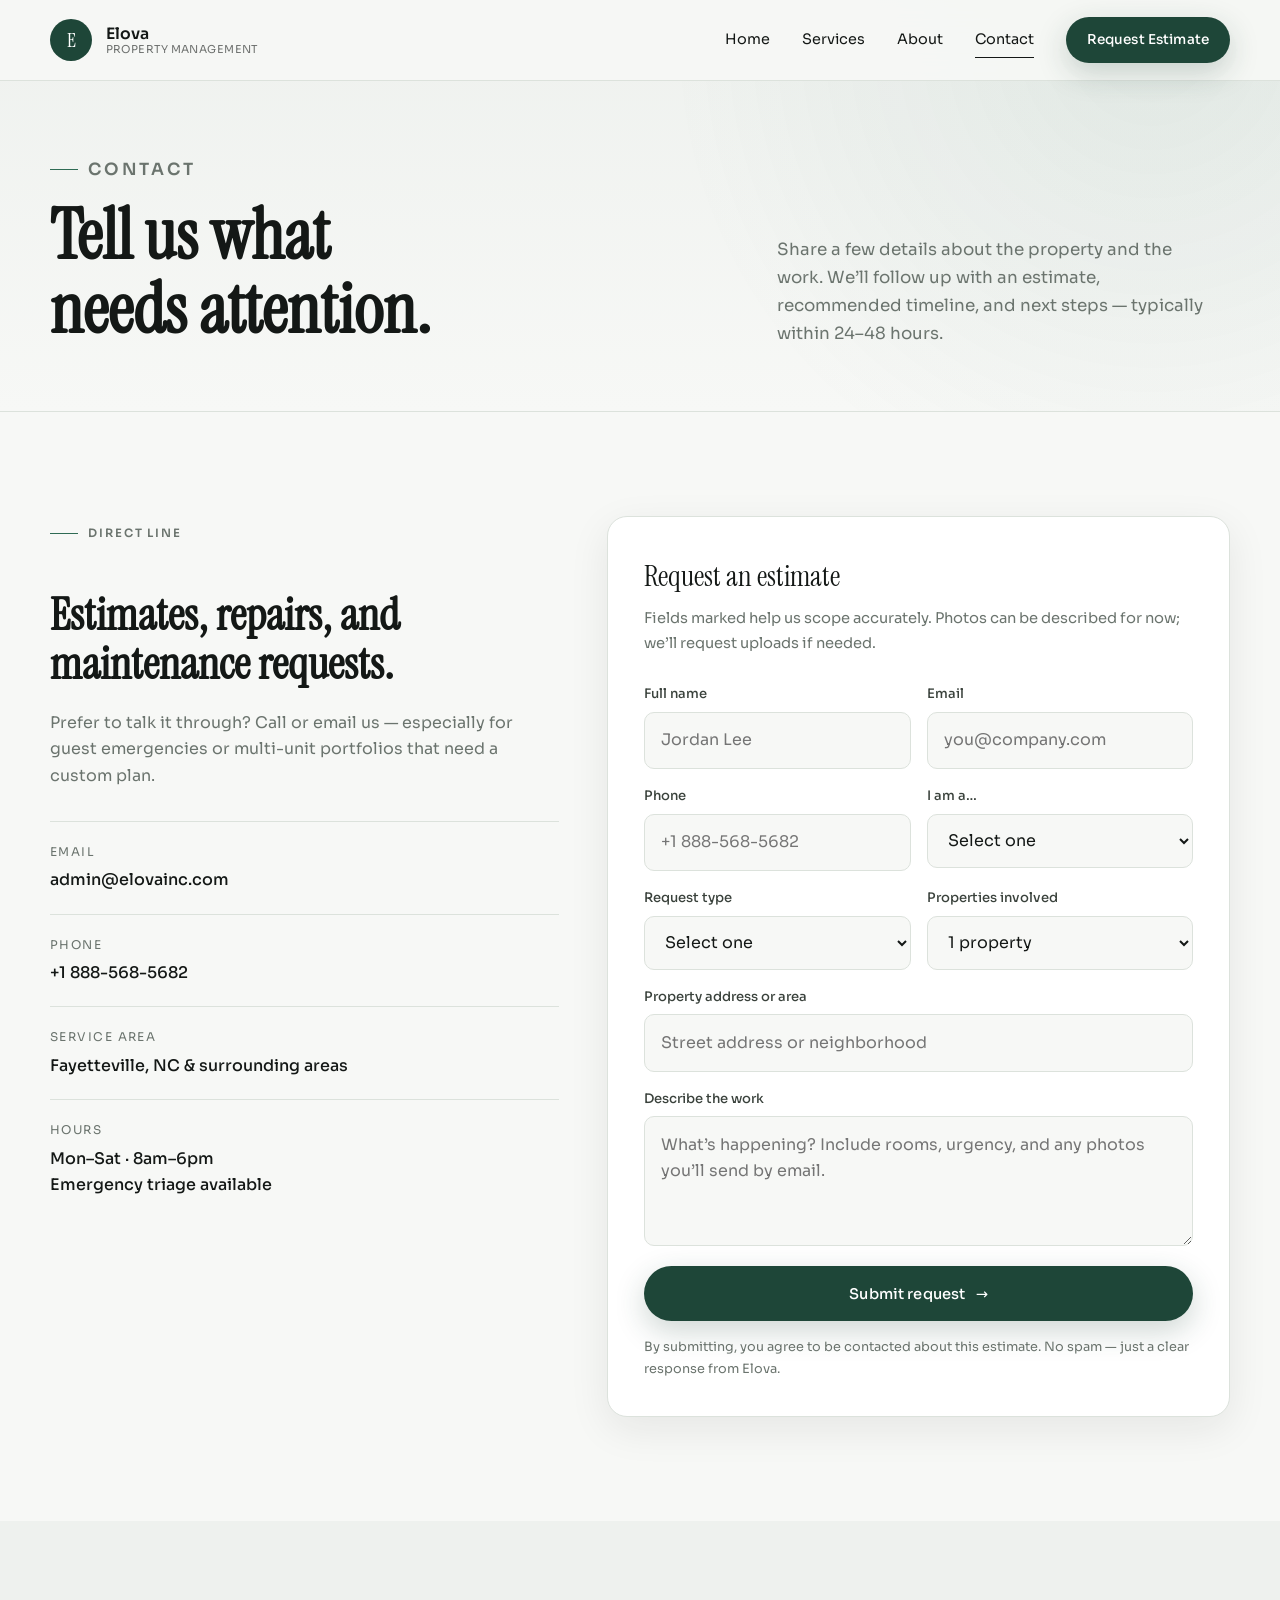
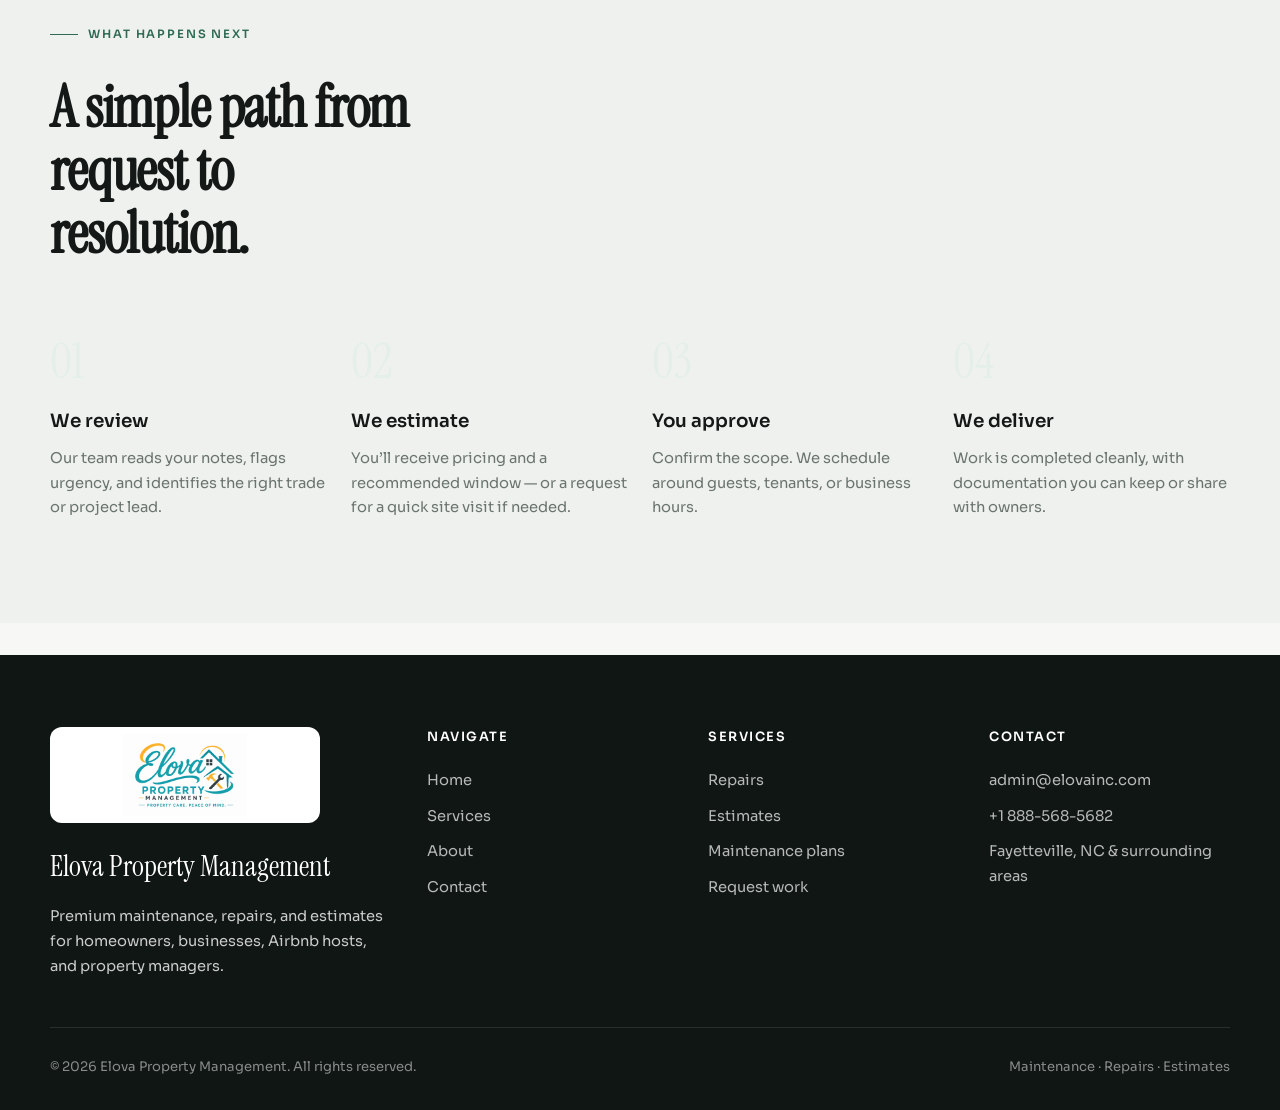
<file: contact.html>
<!DOCTYPE html>
<html lang="en">
<head>
  <meta charset="UTF-8" />
  <meta name="viewport" content="width=device-width, initial-scale=1.0" />
  <title>Request Estimate | Elova Property Management</title>
  <meta name="description" content="Request a maintenance estimate or repair from Elova Property Management. Fast response for homeowners, businesses, Airbnb hosts, and property managers." />
  <link rel="stylesheet" href="css/styles.css" />
  <link rel="icon" href="assets/ElovaPropertyManagement.png" type="image/png" />
</head>
<body>
  <header class="site-header header-light" id="siteHeader">
    <div class="container nav">
      <a href="index.html" class="brand" aria-label="Elova Property Management home">
        <span class="brand-mark">E</span>
        <span class="brand-text">
          <strong>Elova</strong>
          <span>Property Management</span>
        </span>
      </a>

      <button class="nav-toggle" id="navToggle" aria-label="Open menu" aria-expanded="false">
        <span></span><span></span><span></span>
      </button>

      <nav class="nav-links" id="navLinks">
        <a href="index.html" class="nav-link">Home</a>
        <a href="services.html" class="nav-link">Services</a>
        <a href="about.html" class="nav-link">About</a>
        <a href="contact.html" class="nav-link is-active">Contact</a>
        <a href="contact.html#estimate" class="btn btn-primary nav-cta">Request Estimate</a>
      </nav>
    </div>
  </header>

  <main>
    <section class="page-hero">
      <div class="container page-hero-grid">
        <div>
          <p class="eyebrow reveal">Contact</p>
          <h1 class="reveal reveal-delay-1">Tell us what needs attention.</h1>
        </div>
        <p class="reveal reveal-delay-2">
          Share a few details about the property and the work. We’ll follow up with an estimate, recommended timeline, and next steps — typically within 24–48 hours.
        </p>
      </div>
    </section>

    <section class="section" id="estimate">
      <div class="container">
        <div class="form-layout">
          <aside class="contact-aside reveal">
            <p class="eyebrow">Direct line</p>
            <h2>Estimates, repairs, and maintenance requests.</h2>
            <p>
              Prefer to talk it through? Call or email us — especially for guest emergencies or multi-unit portfolios that need a custom plan.
            </p>
            <div class="contact-details">
              <div>
                <span>Email</span>
                <a href="mailto:admin@elovainc.com">admin@elovainc.com</a>
              </div>
              <div>
                <span>Phone</span>
                <a href="tel:+18885685682">+1 888-568-5682</a>
              </div>
              <div>
                <span>Service area</span>
                <strong>Fayetteville, NC & surrounding areas</strong>
              </div>
              <div>
                <span>Hours</span>
                <strong>Mon–Sat · 8am–6pm<br />Emergency triage available</strong>
              </div>
            </div>
          </aside>

          <div class="form-card reveal reveal-delay-1">
            <div class="form-success" id="formSuccess" role="status">
              Thank you — your request has been received. An Elova specialist will follow up shortly with your estimate.
            </div>
            <h3>Request an estimate</h3>
            <p>Fields marked help us scope accurately. Photos can be described for now; we’ll request uploads if needed.</p>

            <form id="estimateForm" novalidate>
              <div class="form-grid">
                <div class="field">
                  <label for="name">Full name</label>
                  <input id="name" name="name" type="text" autocomplete="name" required placeholder="Jordan Lee" />
                </div>
                <div class="field">
                  <label for="email">Email</label>
                  <input id="email" name="email" type="email" autocomplete="email" required placeholder="you@company.com" />
                </div>
                <div class="field">
                  <label for="phone">Phone</label>
                  <input id="phone" name="phone" type="tel" autocomplete="tel" placeholder="+1 888-568-5682" />
                </div>
                <div class="field">
                  <label for="clientType">I am a…</label>
                  <select id="clientType" name="clientType" required>
                    <option value="">Select one</option>
                    <option value="homeowner">Homeowner</option>
                    <option value="business">Business / commercial</option>
                    <option value="airbnb">Airbnb / short-term rental host</option>
                    <option value="manager">Property manager</option>
                  </select>
                </div>
                <div class="field">
                  <label for="serviceType">Request type</label>
                  <select id="serviceType" name="serviceType" required>
                    <option value="">Select one</option>
                    <option value="repair">Repair</option>
                    <option value="estimate">Project estimate</option>
                    <option value="maintenance">Maintenance plan</option>
                    <option value="turnover">Turnover / punch list</option>
                    <option value="emergency">Urgent / guest impact</option>
                  </select>
                </div>
                <div class="field">
                  <label for="propertyCount">Properties involved</label>
                  <select id="propertyCount" name="propertyCount">
                    <option value="1">1 property</option>
                    <option value="2-5">2–5 properties</option>
                    <option value="6-15">6–15 properties</option>
                    <option value="16+">16+ properties</option>
                  </select>
                </div>
                <div class="field full">
                  <label for="address">Property address or area</label>
                  <input id="address" name="address" type="text" placeholder="Street address or neighborhood" />
                </div>
                <div class="field full">
                  <label for="message">Describe the work</label>
                  <textarea id="message" name="message" required placeholder="What’s happening? Include rooms, urgency, and any photos you’ll send by email."></textarea>
                </div>
              </div>
              <button type="submit" class="btn btn-primary btn-arrow" style="width:100%; margin-top:1.25rem;">
                Submit request
              </button>
              <p class="form-note">By submitting, you agree to be contacted about this estimate. No spam — just a clear response from Elova.</p>
            </form>
          </div>
        </div>
      </div>
    </section>

    <section class="section bg-alt">
      <div class="container">
        <div class="section-head stacked">
          <p class="eyebrow reveal">What happens next</p>
          <h2 class="section-title reveal">A simple path from request to resolution.</h2>
        </div>
        <div class="process-track">
          <article class="process-step reveal">
            <h3>We review</h3>
            <p>Our team reads your notes, flags urgency, and identifies the right trade or project lead.</p>
          </article>
          <article class="process-step reveal reveal-delay-1">
            <h3>We estimate</h3>
            <p>You’ll receive pricing and a recommended window — or a request for a quick site visit if needed.</p>
          </article>
          <article class="process-step reveal reveal-delay-2">
            <h3>You approve</h3>
            <p>Confirm the scope. We schedule around guests, tenants, or business hours.</p>
          </article>
          <article class="process-step reveal reveal-delay-3">
            <h3>We deliver</h3>
            <p>Work is completed cleanly, with documentation you can keep or share with owners.</p>
          </article>
        </div>
      </div>
    </section>
  </main>

  <footer class="site-footer">
    <div class="container">
      <div class="footer-grid">
        <div class="footer-brand">
          <img src="assets/ElovaPropertyManagement.png" alt="Elova Property Management" class="brand-logo" />
          <h3>Elova Property Management</h3>
          <p>Premium maintenance, repairs, and estimates for homeowners, businesses, Airbnb hosts, and property managers.</p>
        </div>
        <div class="footer-col">
          <h4>Navigate</h4>
          <a href="index.html">Home</a>
          <a href="services.html">Services</a>
          <a href="about.html">About</a>
          <a href="contact.html">Contact</a>
        </div>
        <div class="footer-col">
          <h4>Services</h4>
          <a href="services.html#repairs">Repairs</a>
          <a href="services.html#estimates">Estimates</a>
          <a href="services.html#maintenance">Maintenance plans</a>
          <a href="contact.html#estimate">Request work</a>
        </div>
        <div class="footer-col">
          <h4>Contact</h4>
          <a href="mailto:admin@elovainc.com">admin@elovainc.com</a>
          <a href="tel:+18885685682">+1 888-568-5682</a>
          <a href="contact.html">Fayetteville, NC & surrounding areas</a>
        </div>
      </div>
      <div class="footer-bottom">
        <span>© <span id="year"></span> Elova Property Management. All rights reserved.</span>
        <span>Maintenance · Repairs · Estimates</span>
      </div>
    </div>
  </footer>

  <script src="js/main.js"></script>
</body>
</html>
</file>
<file: css/styles.css>
/* ==========================================================================
   Elova Property Management — Premium Design System
   Inspired by refined estate & hospitality management sites
   ========================================================================== */

@import url('https://fonts.googleapis.com/css2?family=Instrument+Serif:ital@0;1&family=Sora:wght@300;400;500;600;700&display=swap');

:root {
  --bg: #f7f8f6;
  --bg-alt: #eef1ee;
  --surface: #ffffff;
  --ink: #141816;
  --ink-soft: #3a423c;
  --muted: #6b746e;
  --line: #dce2dc;
  --accent: #1e4638;
  --accent-hover: #16352a;
  --accent-soft: #e4efe9;
  --accent-mid: #2f6b54;
  --gold: #9a7b4f;
  --gold-soft: #f3ede3;
  --shadow-sm: 0 1px 2px rgba(20, 24, 22, 0.04);
  --shadow-md: 0 12px 40px rgba(20, 24, 22, 0.08);
  --shadow-lg: 0 28px 80px rgba(20, 24, 22, 0.12);
  --radius: 4px;
  --radius-lg: 16px;
  --font-display: 'Instrument Serif', Georgia, serif;
  --font-body: 'Sora', system-ui, sans-serif;
  --container: 1180px;
  --nav-h: 80px;
  --ease: cubic-bezier(0.22, 1, 0.36, 1);
}

*,
*::before,
*::after {
  box-sizing: border-box;
  margin: 0;
  padding: 0;
}

html {
  scroll-behavior: smooth;
  font-size: 16px;
}

body {
  font-family: var(--font-body);
  color: var(--ink);
  background: var(--bg);
  line-height: 1.65;
  font-weight: 400;
  -webkit-font-smoothing: antialiased;
  overflow-x: hidden;
}

img {
  max-width: 100%;
  display: block;
  height: auto;
}

a {
  color: inherit;
  text-decoration: none;
}

ul,
ol {
  list-style: none;
}

button,
input,
select,
textarea {
  font: inherit;
  color: inherit;
}

.container {
  width: min(100% - 2.5rem, var(--container));
  margin-inline: auto;
}

.container-wide {
  width: min(100% - 2.5rem, 1320px);
  margin-inline: auto;
}

/* --------------------------------------------------------------------------
   Typography
   -------------------------------------------------------------------------- */

.display {
  font-family: var(--font-display);
  font-weight: 400;
  line-height: 1.08;
  letter-spacing: -0.02em;
}

.eyebrow {
  display: inline-flex;
  align-items: center;
  gap: 0.65rem;
  font-size: 0.72rem;
  font-weight: 600;
  letter-spacing: 0.16em;
  text-transform: uppercase;
  color: var(--accent-mid);
}

.eyebrow::before {
  content: '';
  width: 28px;
  height: 1px;
  background: var(--accent-mid);
}

h1,
h2,
h3,
h4 {
  color: var(--ink);
}

.section-title {
  font-family: var(--font-display);
  font-size: clamp(2.4rem, 4.5vw, 3.75rem);
  line-height: 1.1;
  letter-spacing: -0.02em;
  max-width: 14ch;
}

.section-lead {
  color: var(--muted);
  font-size: 1.05rem;
  max-width: 42ch;
  margin-top: 1.25rem;
}

/* --------------------------------------------------------------------------
   Buttons
   -------------------------------------------------------------------------- */

.btn {
  display: inline-flex;
  align-items: center;
  justify-content: center;
  gap: 0.65rem;
  min-height: 52px;
  padding: 0.9rem 1.6rem;
  border-radius: 999px;
  border: 1px solid transparent;
  font-size: 0.92rem;
  font-weight: 500;
  letter-spacing: 0.01em;
  cursor: pointer;
  transition: transform 0.35s var(--ease), background 0.35s var(--ease), color 0.35s var(--ease), border-color 0.35s var(--ease), box-shadow 0.35s var(--ease);
}

.btn:hover {
  transform: translateY(-2px);
}

.btn-primary {
  background: var(--accent);
  color: #fff;
  box-shadow: 0 10px 30px rgba(30, 70, 56, 0.22);
}

.btn-primary:hover {
  background: var(--accent-hover);
}

.btn-secondary {
  background: transparent;
  border-color: rgba(20, 24, 22, 0.18);
  color: var(--ink);
}

.btn-secondary:hover {
  border-color: var(--ink);
  background: rgba(20, 24, 22, 0.03);
}

.btn-light {
  background: #fff;
  color: var(--accent);
}

.btn-light:hover {
  background: var(--accent-soft);
}

.btn-ghost-light {
  background: transparent;
  border-color: rgba(255, 255, 255, 0.45);
  color: #fff;
}

.btn-ghost-light:hover {
  background: rgba(255, 255, 255, 0.1);
  border-color: #fff;
}

.btn-arrow::after {
  content: '→';
  transition: transform 0.3s var(--ease);
}

.btn-arrow:hover::after {
  transform: translateX(4px);
}

/* --------------------------------------------------------------------------
   Navigation
   -------------------------------------------------------------------------- */

.site-header {
  position: fixed;
  inset: 0 0 auto 0;
  z-index: 1000;
  height: var(--nav-h);
  transition: background 0.35s var(--ease), box-shadow 0.35s var(--ease), backdrop-filter 0.35s var(--ease);
}

.site-header.is-scrolled {
  background: rgba(247, 248, 246, 0.88);
  backdrop-filter: blur(16px);
  box-shadow: 0 1px 0 var(--line);
}

.site-header.is-scrolled .nav-link,
.site-header.is-scrolled .brand-text,
.site-header.is-scrolled .nav-toggle span {
  color: var(--ink);
}

.site-header.is-scrolled .nav-toggle span {
  background: var(--ink);
}

.nav {
  height: 100%;
  display: flex;
  align-items: center;
  justify-content: space-between;
  gap: 2rem;
}

.brand {
  display: flex;
  align-items: center;
  gap: 0.85rem;
  z-index: 1002;
}

.footer-brand .brand-logo {
  display: block;
  width: min(280px, 80%);
  height: auto;
  max-height: 96px;
  object-fit: contain;
  background: #fff;
  border-radius: 12px;
  padding: 0.4rem 0.55rem;
  margin-bottom: 1.25rem;
}

.brand-mark {
  width: 42px;
  height: 42px;
  border-radius: 50%;
  background: var(--accent);
  color: #fff;
  display: grid;
  place-items: center;
  font-family: var(--font-display);
  font-size: 1.25rem;
  flex-shrink: 0;
}

.brand-text {
  display: flex;
  flex-direction: column;
  line-height: 1.15;
  color: #fff;
  transition: color 0.3s var(--ease);
}

.brand-text strong {
  font-size: 0.98rem;
  font-weight: 600;
  letter-spacing: 0.01em;
}

.brand-text span {
  font-size: 0.68rem;
  font-weight: 400;
  opacity: 0.75;
  letter-spacing: 0.04em;
  text-transform: uppercase;
}

.nav-links {
  display: flex;
  align-items: center;
  gap: 2rem;
}

.nav-link {
  font-size: 0.9rem;
  font-weight: 400;
  color: rgba(255, 255, 255, 0.88);
  position: relative;
  transition: color 0.3s var(--ease);
}

.nav-link::after {
  content: '';
  position: absolute;
  left: 0;
  bottom: -6px;
  width: 100%;
  height: 1px;
  background: currentColor;
  transform: scaleX(0);
  transform-origin: left;
  transition: transform 0.35s var(--ease);
}

.nav-link:hover::after,
.nav-link.is-active::after {
  transform: scaleX(1);
}

.nav-cta {
  min-height: 44px;
  padding: 0.7rem 1.25rem;
  font-size: 0.85rem;
}

.nav-toggle {
  display: none;
  width: 44px;
  height: 44px;
  border: 0;
  background: transparent;
  cursor: pointer;
  z-index: 1002;
  flex-direction: column;
  justify-content: center;
  gap: 6px;
}

.nav-toggle span {
  display: block;
  width: 22px;
  height: 1.5px;
  background: #fff;
  margin-left: auto;
  transition: transform 0.3s var(--ease), opacity 0.3s var(--ease), background 0.3s var(--ease);
}

.nav-toggle.is-open span:nth-child(1) {
  transform: translateY(7.5px) rotate(45deg);
}

.nav-toggle.is-open span:nth-child(2) {
  opacity: 0;
}

.nav-toggle.is-open span:nth-child(3) {
  transform: translateY(-7.5px) rotate(-45deg);
}

/* Light header variant for inner pages */
.site-header.header-light .nav-link,
.site-header.header-light .brand-text {
  color: var(--ink);
}

.site-header.header-light .brand-text span {
  opacity: 0.6;
}

.site-header.header-light .nav-toggle span {
  background: var(--ink);
}

.site-header.header-light {
  background: rgba(247, 248, 246, 0.92);
  backdrop-filter: blur(16px);
  box-shadow: 0 1px 0 var(--line);
}

/* --------------------------------------------------------------------------
   Hero
   -------------------------------------------------------------------------- */

.hero {
  position: relative;
  min-height: 100vh;
  min-height: 100svh;
  display: flex;
  align-items: flex-end;
  padding: calc(var(--nav-h) + 2rem) 0 4.5rem;
  color: #fff;
  overflow: hidden;
}

.hero-media {
  position: absolute;
  inset: 0;
  z-index: 0;
}

.hero-media img {
  width: 100%;
  height: 100%;
  object-fit: cover;
  transform: scale(1.04);
  animation: heroZoom 18s var(--ease) forwards;
}

@keyframes heroZoom {
  to {
    transform: scale(1);
  }
}

.hero-overlay {
  position: absolute;
  inset: 0;
  background:
    linear-gradient(180deg, rgba(12, 18, 15, 0.42) 0%, rgba(12, 18, 15, 0.22) 32%, rgba(12, 18, 15, 0.78) 100%),
    linear-gradient(105deg, rgba(12, 18, 15, 0.62) 0%, rgba(12, 18, 15, 0.28) 48%, transparent 72%);
  z-index: 1;
}

.hero-content {
  position: relative;
  z-index: 2;
  max-width: 720px;
  animation: heroContentIn 1s var(--ease) both;
}

@keyframes heroContentIn {
  from {
    opacity: 0;
    transform: translateY(24px);
  }
  to {
    opacity: 1;
    transform: translateY(0);
  }
}

.hero .eyebrow {
  color: rgba(255, 255, 255, 0.85);
}

.hero .eyebrow::before {
  background: rgba(255, 255, 255, 0.7);
}

.hero h1,
.hero h2,
.hero h3,
.cta-band h2 {
  color: #fff;
}

.hero-brand {
  font-family: var(--font-display);
  font-size: clamp(3.4rem, 8vw, 6.5rem);
  line-height: 0.95;
  margin: 1.1rem 0 1.25rem;
  letter-spacing: -0.03em;
  color: #fff;
}

.hero-title {
  font-family: var(--font-body);
  font-size: clamp(1.15rem, 2vw, 1.45rem);
  font-weight: 400;
  line-height: 1.45;
  max-width: 32ch;
  color: rgba(255, 255, 255, 0.92);
  margin-bottom: 0.85rem;
}

.hero-copy {
  font-size: 1rem;
  color: rgba(255, 255, 255, 0.78);
  max-width: 46ch;
  margin-bottom: 2rem;
}

.hero-actions {
  display: flex;
  flex-wrap: wrap;
  gap: 0.85rem;
}

.hero-scroll {
  position: absolute;
  right: max(1.25rem, calc((100% - var(--container)) / 2));
  bottom: 2.5rem;
  z-index: 2;
  display: flex;
  align-items: center;
  gap: 0.75rem;
  font-size: 0.72rem;
  letter-spacing: 0.14em;
  text-transform: uppercase;
  color: rgba(255, 255, 255, 0.7);
  writing-mode: vertical-rl;
}

.hero-scroll i {
  width: 1px;
  height: 48px;
  background: linear-gradient(to bottom, rgba(255, 255, 255, 0.8), transparent);
  animation: scrollPulse 2s ease-in-out infinite;
}

@keyframes scrollPulse {
  0%,
  100% {
    opacity: 0.35;
    transform: scaleY(0.7);
  }
  50% {
    opacity: 1;
    transform: scaleY(1);
  }
}

/* Page hero (inner) */
.page-hero {
  padding: calc(var(--nav-h) + 4.5rem) 0 4rem;
  background:
    radial-gradient(circle at 90% 10%, rgba(47, 107, 84, 0.08), transparent 40%),
    linear-gradient(180deg, #eef1ee 0%, var(--bg) 100%);
  border-bottom: 1px solid var(--line);
}

.page-hero-grid {
  display: grid;
  grid-template-columns: 1.2fr 0.8fr;
  gap: 3rem;
  align-items: end;
}

.page-hero h1 {
  font-family: var(--font-display);
  font-size: clamp(2.8rem, 5.5vw, 4.6rem);
  line-height: 1.05;
  margin-top: 1rem;
  max-width: 12ch;
}

.page-hero p {
  color: var(--muted);
  font-size: 1.05rem;
  max-width: 36ch;
}

/* --------------------------------------------------------------------------
   Sections
   -------------------------------------------------------------------------- */

.section {
  padding: 6.5rem 0;
}

.section-sm {
  padding: 4.5rem 0;
}

.section-head {
  display: flex;
  justify-content: space-between;
  align-items: end;
  gap: 2rem;
  margin-bottom: 3.5rem;
}

.section-head.stacked {
  flex-direction: column;
  align-items: flex-start;
}

.bg-alt {
  background: var(--bg-alt);
}

.bg-surface {
  background: var(--surface);
}

/* --------------------------------------------------------------------------
   Intro / Trust strip
   -------------------------------------------------------------------------- */

.trust-strip {
  display: grid;
  grid-template-columns: repeat(4, 1fr);
  gap: 1px;
  background: var(--line);
  border: 1px solid var(--line);
  border-radius: var(--radius-lg);
  overflow: hidden;
  margin-top: -3.5rem;
  position: relative;
  z-index: 5;
  box-shadow: var(--shadow-md);
}

.trust-item {
  background: var(--surface);
  padding: 1.75rem 1.5rem;
  text-align: center;
}

.trust-item strong {
  display: block;
  font-family: var(--font-display);
  font-size: 2rem;
  color: var(--accent);
  margin-bottom: 0.35rem;
}

.trust-item span {
  font-size: 0.85rem;
  color: var(--muted);
}

/* --------------------------------------------------------------------------
   Services
   -------------------------------------------------------------------------- */

.services-grid {
  display: grid;
  grid-template-columns: repeat(3, 1fr);
  gap: 1.25rem;
}

.service-card {
  background: var(--surface);
  border: 1px solid var(--line);
  border-radius: var(--radius-lg);
  padding: 2rem 1.75rem;
  transition: transform 0.4s var(--ease), box-shadow 0.4s var(--ease), border-color 0.4s var(--ease);
  height: 100%;
}

.service-card:hover {
  transform: translateY(-6px);
  box-shadow: var(--shadow-md);
  border-color: transparent;
}

.service-icon {
  width: 48px;
  height: 48px;
  border-radius: 12px;
  background: var(--accent-soft);
  color: var(--accent);
  display: grid;
  place-items: center;
  margin-bottom: 1.4rem;
}

.service-icon svg {
  width: 22px;
  height: 22px;
  stroke: currentColor;
  fill: none;
  stroke-width: 1.6;
  stroke-linecap: round;
  stroke-linejoin: round;
}

.service-card h3 {
  font-family: var(--font-display);
  font-size: 1.65rem;
  margin-bottom: 0.75rem;
  font-weight: 400;
}

.service-card p {
  color: var(--muted);
  font-size: 0.95rem;
  margin-bottom: 1.5rem;
}

.text-link {
  display: inline-flex;
  align-items: center;
  gap: 0.4rem;
  font-size: 0.88rem;
  font-weight: 500;
  color: var(--accent);
}

.text-link:hover {
  gap: 0.65rem;
}

/* Featured service split */
.split {
  display: grid;
  grid-template-columns: 1fr 1fr;
  gap: 4rem;
  align-items: center;
}

.split.reverse .split-media {
  order: 2;
}

.split-media {
  position: relative;
  border-radius: var(--radius-lg);
  overflow: hidden;
  min-height: 460px;
  box-shadow: var(--shadow-lg);
}

.split-media img {
  width: 100%;
  height: 100%;
  object-fit: cover;
  position: absolute;
  inset: 0;
}

.split-content .eyebrow {
  margin-bottom: 1rem;
}

.split-content h2 {
  font-family: var(--font-display);
  font-size: clamp(2.2rem, 3.5vw, 3.2rem);
  line-height: 1.1;
  margin-bottom: 1.25rem;
}

.split-content p {
  color: var(--muted);
  margin-bottom: 1.25rem;
}

.check-list {
  display: grid;
  gap: 0.75rem;
  margin: 1.75rem 0 2rem;
}

.check-list li {
  display: flex;
  align-items: flex-start;
  gap: 0.75rem;
  color: var(--ink-soft);
  font-size: 0.95rem;
}

.check-list li::before {
  content: '';
  width: 18px;
  height: 18px;
  margin-top: 2px;
  flex-shrink: 0;
  border-radius: 50%;
  background: var(--accent-soft) url("data:image/svg+xml,%3Csvg xmlns='http://www.w3.org/2000/svg' viewBox='0 0 24 24' fill='none' stroke='%231e4638' stroke-width='2.5'%3E%3Cpath d='M5 13l4 4L19 7'/%3E%3C/svg%3E") center/12px no-repeat;
}

/* --------------------------------------------------------------------------
   Audiences
   -------------------------------------------------------------------------- */

.audience-grid {
  display: grid;
  grid-template-columns: repeat(4, 1fr);
  gap: 1.15rem;
}

.audience-card {
  position: relative;
  border-radius: var(--radius-lg);
  overflow: hidden;
  min-height: 380px;
  color: #fff;
  isolation: isolate;
}

.audience-card img {
  position: absolute;
  inset: 0;
  width: 100%;
  height: 100%;
  object-fit: cover;
  transition: transform 0.8s var(--ease);
  z-index: -2;
}

.audience-card:hover img {
  transform: scale(1.06);
}

.audience-card::after {
  content: '';
  position: absolute;
  inset: 0;
  background: linear-gradient(180deg, rgba(12, 18, 15, 0.1) 20%, rgba(12, 18, 15, 0.82) 100%);
  z-index: -1;
}

.audience-body {
  position: absolute;
  inset: auto 0 0 0;
  padding: 1.75rem 1.5rem;
}

.audience-body h3 {
  font-family: var(--font-display);
  font-size: 1.7rem;
  font-weight: 400;
  color: #fff;
  margin-bottom: 0.45rem;
}

.audience-body p {
  font-size: 0.9rem;
  color: rgba(255, 255, 255, 0.78);
  margin-bottom: 1rem;
}

/* --------------------------------------------------------------------------
   Process
   -------------------------------------------------------------------------- */

.process-track {
  display: grid;
  grid-template-columns: repeat(4, 1fr);
  gap: 1.5rem;
  counter-reset: step;
}

.process-step {
  position: relative;
  padding-top: 1rem;
}

.process-step::before {
  counter-increment: step;
  content: '0' counter(step);
  font-family: var(--font-display);
  font-size: 3rem;
  color: var(--accent-soft);
  display: block;
  line-height: 1;
  margin-bottom: 1.25rem;
}

.process-step h3 {
  font-size: 1.15rem;
  font-weight: 600;
  margin-bottom: 0.65rem;
}

.process-step p {
  color: var(--muted);
  font-size: 0.92rem;
}

/* --------------------------------------------------------------------------
   Projects / Work
   -------------------------------------------------------------------------- */

.project-grid {
  display: grid;
  grid-template-columns: 1.4fr 1fr;
  gap: 1.15rem;
}

.project-card {
  position: relative;
  border-radius: var(--radius-lg);
  overflow: hidden;
  min-height: 320px;
  color: #fff;
}

.project-card.tall {
  min-height: 660px;
  grid-row: span 2;
}

.project-card img {
  position: absolute;
  inset: 0;
  width: 100%;
  height: 100%;
  object-fit: cover;
  transition: transform 0.8s var(--ease);
}

.project-card:hover img {
  transform: scale(1.05);
}

.project-card::after {
  content: '';
  position: absolute;
  inset: 0;
  background: linear-gradient(180deg, transparent 40%, rgba(12, 18, 15, 0.78) 100%);
}

.project-meta {
  position: absolute;
  inset: auto 0 0 0;
  z-index: 2;
  padding: 1.75rem;
}

.project-meta span {
  font-size: 0.75rem;
  letter-spacing: 0.12em;
  text-transform: uppercase;
  color: rgba(255, 255, 255, 0.7);
}

.project-meta h3 {
  font-family: var(--font-display);
  font-size: 1.8rem;
  font-weight: 400;
  color: #fff;
  margin-top: 0.35rem;
}

.project-side {
  display: grid;
  gap: 1.15rem;
}

/* --------------------------------------------------------------------------
   Testimonials
   -------------------------------------------------------------------------- */

.testimonial-panel {
  display: grid;
  grid-template-columns: 0.9fr 1.1fr;
  gap: 3rem;
  align-items: center;
  background: var(--surface);
  border: 1px solid var(--line);
  border-radius: calc(var(--radius-lg) + 4px);
  padding: 3rem;
  box-shadow: var(--shadow-sm);
}

.testimonial-panel img {
  width: 100%;
  height: 420px;
  object-fit: cover;
  border-radius: var(--radius-lg);
}

.quote {
  font-family: var(--font-display);
  font-size: clamp(1.5rem, 2.5vw, 2.1rem);
  line-height: 1.35;
  color: var(--ink);
  margin: 1.25rem 0 2rem;
}

.quote-author strong {
  display: block;
  font-size: 0.95rem;
  font-weight: 600;
}

.quote-author span {
  font-size: 0.85rem;
  color: var(--muted);
}

/* --------------------------------------------------------------------------
   CTA Band
   -------------------------------------------------------------------------- */

.cta-band {
  position: relative;
  border-radius: calc(var(--radius-lg) + 8px);
  overflow: hidden;
  padding: 4.5rem 3.5rem;
  color: #fff;
  min-height: 340px;
  display: flex;
  align-items: center;
}

.cta-band img {
  position: absolute;
  inset: 0;
  width: 100%;
  height: 100%;
  object-fit: cover;
  z-index: 0;
}

.cta-band::after {
  content: '';
  position: absolute;
  inset: 0;
  background: linear-gradient(105deg, rgba(20, 54, 42, 0.92) 0%, rgba(20, 54, 42, 0.72) 55%, rgba(20, 54, 42, 0.45) 100%);
  z-index: 1;
}

.cta-band-content {
  position: relative;
  z-index: 2;
  max-width: 560px;
}

.cta-band h2 {
  font-family: var(--font-display);
  font-size: clamp(2.3rem, 4vw, 3.4rem);
  color: #fff;
  line-height: 1.1;
  margin: 0.85rem 0 1rem;
}

.cta-band p {
  color: rgba(255, 255, 255, 0.82);
  margin-bottom: 1.75rem;
  max-width: 40ch;
}

.cta-band .eyebrow {
  color: rgba(255, 255, 255, 0.8);
}

.cta-band .eyebrow::before {
  background: rgba(255, 255, 255, 0.65);
}

/* --------------------------------------------------------------------------
   Forms
   -------------------------------------------------------------------------- */

.form-layout {
  display: grid;
  grid-template-columns: 0.9fr 1.1fr;
  gap: 3rem;
  align-items: start;
}

.contact-aside h2 {
  font-family: var(--font-display);
  font-size: clamp(2.2rem, 3.5vw, 3.2rem);
  line-height: 1.1;
  margin: 1rem 0 1.25rem;
}

.contact-aside p {
  color: var(--muted);
  margin-bottom: 2rem;
}

.contact-details {
  display: grid;
  gap: 1.25rem;
}

.contact-details div {
  padding-top: 1.25rem;
  border-top: 1px solid var(--line);
}

.contact-details span {
  display: block;
  font-size: 0.75rem;
  letter-spacing: 0.12em;
  text-transform: uppercase;
  color: var(--muted);
  margin-bottom: 0.35rem;
}

.contact-details a,
.contact-details strong {
  font-weight: 500;
}

.form-card {
  background: var(--surface);
  border: 1px solid var(--line);
  border-radius: calc(var(--radius-lg) + 4px);
  padding: 2.25rem;
  box-shadow: var(--shadow-md);
}

.form-card h3 {
  font-family: var(--font-display);
  font-size: 1.8rem;
  font-weight: 400;
  margin-bottom: 0.35rem;
}

.form-card > p {
  color: var(--muted);
  font-size: 0.92rem;
  margin-bottom: 1.75rem;
}

.form-grid {
  display: grid;
  grid-template-columns: 1fr 1fr;
  gap: 1rem;
}

.field {
  display: flex;
  flex-direction: column;
  gap: 0.45rem;
}

.field.full {
  grid-column: 1 / -1;
}

.field label {
  font-size: 0.82rem;
  font-weight: 500;
  color: var(--ink-soft);
}

.field input,
.field select,
.field textarea {
  width: 100%;
  border: 1px solid var(--line);
  background: var(--bg);
  border-radius: 10px;
  padding: 0.9rem 1rem;
  transition: border-color 0.25s var(--ease), box-shadow 0.25s var(--ease), background 0.25s var(--ease);
}

.field input:focus,
.field select:focus,
.field textarea:focus {
  outline: none;
  border-color: var(--accent-mid);
  background: #fff;
  box-shadow: 0 0 0 3px rgba(47, 107, 84, 0.12);
}

.field textarea {
  min-height: 130px;
  resize: vertical;
}

.form-note {
  font-size: 0.8rem;
  color: var(--muted);
  margin-top: 1rem;
}

.form-success {
  display: none;
  padding: 1rem 1.15rem;
  border-radius: 10px;
  background: var(--accent-soft);
  color: var(--accent);
  font-size: 0.92rem;
  margin-bottom: 1.25rem;
}

.form-success.is-visible {
  display: block;
  animation: fadeUp 0.5s var(--ease);
}

/* --------------------------------------------------------------------------
   Service detail page
   -------------------------------------------------------------------------- */

.service-detail-grid {
  display: grid;
  grid-template-columns: repeat(2, 1fr);
  gap: 1.25rem;
}

.service-detail {
  display: grid;
  grid-template-columns: 1fr 1.1fr;
  gap: 0;
  background: var(--surface);
  border: 1px solid var(--line);
  border-radius: var(--radius-lg);
  overflow: hidden;
  min-height: 280px;
}

.service-detail-media {
  min-height: 240px;
  position: relative;
}

.service-detail-media img {
  position: absolute;
  inset: 0;
  width: 100%;
  height: 100%;
  object-fit: cover;
}

.service-detail-body {
  padding: 2rem 1.75rem;
  display: flex;
  flex-direction: column;
  justify-content: center;
}

.service-detail-body h3 {
  font-family: var(--font-display);
  font-size: 1.7rem;
  font-weight: 400;
  margin-bottom: 0.75rem;
}

.service-detail-body p {
  color: var(--muted);
  font-size: 0.94rem;
  margin-bottom: 1rem;
}

.pill-row {
  display: flex;
  flex-wrap: wrap;
  gap: 0.5rem;
}

.pill {
  font-size: 0.72rem;
  font-weight: 500;
  letter-spacing: 0.04em;
  text-transform: uppercase;
  padding: 0.4rem 0.7rem;
  border-radius: 999px;
  background: var(--bg-alt);
  color: var(--ink-soft);
  border: 1px solid var(--line);
}

/* Pricing / estimate tiers */
.tier-grid {
  display: grid;
  grid-template-columns: repeat(3, 1fr);
  gap: 1.25rem;
}

.tier-card {
  background: var(--surface);
  border: 1px solid var(--line);
  border-radius: var(--radius-lg);
  padding: 2rem 1.75rem;
  display: flex;
  flex-direction: column;
  transition: transform 0.35s var(--ease), box-shadow 0.35s var(--ease);
}

.tier-card:hover {
  transform: translateY(-4px);
  box-shadow: var(--shadow-md);
}

.tier-card.featured {
  border-color: var(--accent);
  background: linear-gradient(180deg, #fff 0%, var(--accent-soft) 100%);
}

.tier-card .tier-label {
  font-size: 0.75rem;
  letter-spacing: 0.12em;
  text-transform: uppercase;
  color: var(--accent-mid);
  font-weight: 600;
  margin-bottom: 0.75rem;
}

.tier-card h3 {
  font-family: var(--font-display);
  font-size: 2rem;
  font-weight: 400;
  margin-bottom: 0.65rem;
}

.tier-card > p {
  color: var(--muted);
  font-size: 0.92rem;
  margin-bottom: 1.5rem;
  flex-grow: 1;
}

.tier-card .btn {
  width: 100%;
  margin-top: 1.5rem;
}

/* --------------------------------------------------------------------------
   About
   -------------------------------------------------------------------------- */

.values-grid {
  display: grid;
  grid-template-columns: repeat(3, 1fr);
  gap: 1.25rem;
}

.value-card {
  padding: 2rem;
  border-top: 2px solid var(--accent);
  background: var(--surface);
  border-right: 1px solid var(--line);
  border-bottom: 1px solid var(--line);
  border-left: 1px solid var(--line);
  border-radius: 0 0 var(--radius-lg) var(--radius-lg);
}

.value-card h3 {
  font-family: var(--font-display);
  font-size: 1.6rem;
  font-weight: 400;
  margin-bottom: 0.75rem;
}

.value-card p {
  color: var(--muted);
  font-size: 0.94rem;
}

.team-note {
  display: grid;
  grid-template-columns: 1fr 1fr;
  gap: 3rem;
  align-items: center;
}

.stat-stack {
  display: grid;
  grid-template-columns: 1fr 1fr;
  gap: 1rem;
}

.stat-box {
  background: var(--surface);
  border: 1px solid var(--line);
  border-radius: var(--radius-lg);
  padding: 1.75rem;
}

.stat-box strong {
  display: block;
  font-family: var(--font-display);
  font-size: 2.4rem;
  color: var(--accent);
  line-height: 1;
  margin-bottom: 0.5rem;
}

.stat-box span {
  color: var(--muted);
  font-size: 0.88rem;
}

/* --------------------------------------------------------------------------
   FAQ
   -------------------------------------------------------------------------- */

.faq-list {
  max-width: 760px;
  margin: 0 auto;
  display: grid;
  gap: 0.75rem;
}

.faq-item {
  background: var(--surface);
  border: 1px solid var(--line);
  border-radius: 12px;
  overflow: hidden;
}

.faq-item summary {
  list-style: none;
  cursor: pointer;
  padding: 1.25rem 1.4rem;
  font-weight: 500;
  display: flex;
  justify-content: space-between;
  align-items: center;
  gap: 1rem;
}

.faq-item summary::-webkit-details-marker {
  display: none;
}

.faq-item summary::after {
  content: '+';
  font-family: var(--font-display);
  font-size: 1.4rem;
  color: var(--accent);
  transition: transform 0.3s var(--ease);
}

.faq-item[open] summary::after {
  content: '−';
}

.faq-item p {
  padding: 0 1.4rem 1.35rem;
  color: var(--muted);
  font-size: 0.95rem;
}

/* --------------------------------------------------------------------------
   Footer
   -------------------------------------------------------------------------- */

.site-footer {
  background: #101613;
  color: rgba(255, 255, 255, 0.78);
  padding: 4.5rem 0 2rem;
  margin-top: 2rem;
}

.footer-grid {
  display: grid;
  grid-template-columns: 1.4fr 1fr 1fr 1fr;
  gap: 2.5rem;
  padding-bottom: 3rem;
  border-bottom: 1px solid rgba(255, 255, 255, 0.1);
}

.footer-brand .brand-mark {
  margin-bottom: 1.25rem;
}

.footer-brand h3 {
  font-family: var(--font-display);
  font-size: 1.8rem;
  color: #fff;
  font-weight: 400;
  margin-bottom: 0.85rem;
}

.footer-brand p {
  max-width: 32ch;
  font-size: 0.92rem;
  line-height: 1.7;
}

.footer-col h4 {
  color: #fff;
  font-size: 0.8rem;
  letter-spacing: 0.12em;
  text-transform: uppercase;
  margin-bottom: 1.25rem;
  font-weight: 600;
}

.footer-col a {
  display: block;
  font-size: 0.92rem;
  margin-bottom: 0.7rem;
  color: rgba(255, 255, 255, 0.7);
  transition: color 0.25s var(--ease);
}

.footer-col a:hover {
  color: #fff;
}

.footer-bottom {
  display: flex;
  justify-content: space-between;
  align-items: center;
  gap: 1rem;
  padding-top: 1.75rem;
  font-size: 0.82rem;
  color: rgba(255, 255, 255, 0.5);
}

/* --------------------------------------------------------------------------
   Reveal animations
   -------------------------------------------------------------------------- */

.reveal {
  opacity: 0;
  transform: translateY(28px);
  transition: opacity 0.8s var(--ease), transform 0.8s var(--ease);
}

.reveal.is-visible {
  opacity: 1;
  transform: translateY(0);
}

.reveal-delay-1 {
  transition-delay: 0.1s;
}

.reveal-delay-2 {
  transition-delay: 0.2s;
}

.reveal-delay-3 {
  transition-delay: 0.3s;
}

@keyframes fadeUp {
  from {
    opacity: 0;
    transform: translateY(10px);
  }
  to {
    opacity: 1;
    transform: translateY(0);
  }
}

/* --------------------------------------------------------------------------
   Responsive
   -------------------------------------------------------------------------- */

@media (max-width: 1024px) {
  .services-grid,
  .audience-grid,
  .process-track,
  .tier-grid,
  .values-grid,
  .trust-strip {
    grid-template-columns: repeat(2, 1fr);
  }

  .split,
  .page-hero-grid,
  .testimonial-panel,
  .form-layout,
  .team-note,
  .footer-grid {
    grid-template-columns: 1fr;
  }

  .split.reverse .split-media {
    order: 0;
  }

  .project-grid {
    grid-template-columns: 1fr;
  }

  .project-card.tall {
    min-height: 420px;
    grid-row: auto;
  }

  .service-detail {
    grid-template-columns: 1fr;
  }

  .service-detail-grid {
    grid-template-columns: 1fr;
  }

  .hero-scroll {
    display: none;
  }
}

@media (max-width: 860px) {
  .nav-toggle {
    display: flex;
  }

  .nav-links {
    position: fixed;
    inset: 0;
    background: rgba(247, 248, 246, 0.98);
    flex-direction: column;
    justify-content: center;
    gap: 1.75rem;
    transform: translateX(100%);
    transition: transform 0.45s var(--ease);
    z-index: 1001;
  }

  .nav-links.is-open {
    transform: translateX(0);
  }

  .nav-link,
  .site-header .nav-link {
    color: var(--ink) !important;
    font-size: 1.35rem;
  }

  .nav-cta {
    min-height: 52px;
    font-size: 1rem;
  }

  .brand-text {
    color: #fff;
  }

  .site-header.is-scrolled .brand-text,
  .site-header.header-light .brand-text,
  .site-header.menu-open .brand-text {
    color: var(--ink);
  }

  .site-header.menu-open .nav-toggle span {
    background: var(--ink);
  }
}

@media (max-width: 640px) {
  .container,
  .container-wide {
    width: min(100% - 1.5rem, var(--container));
  }

  .section {
    padding: 4.5rem 0;
  }

  .services-grid,
  .audience-grid,
  .process-track,
  .tier-grid,
  .values-grid,
  .trust-strip,
  .form-grid,
  .stat-stack,
  .footer-grid {
    grid-template-columns: 1fr;
  }

  .trust-strip {
    margin-top: -2rem;
  }

  .cta-band {
    padding: 3rem 1.5rem;
  }

  .form-card,
  .testimonial-panel {
    padding: 1.5rem;
  }

  .hero {
    padding-bottom: 3.5rem;
  }

  .hero-brand {
    font-size: clamp(3rem, 14vw, 4.2rem);
  }

  .footer-bottom {
    flex-direction: column;
    align-items: flex-start;
  }

  .section-head {
    flex-direction: column;
    align-items: flex-start;
  }
}
</file>
